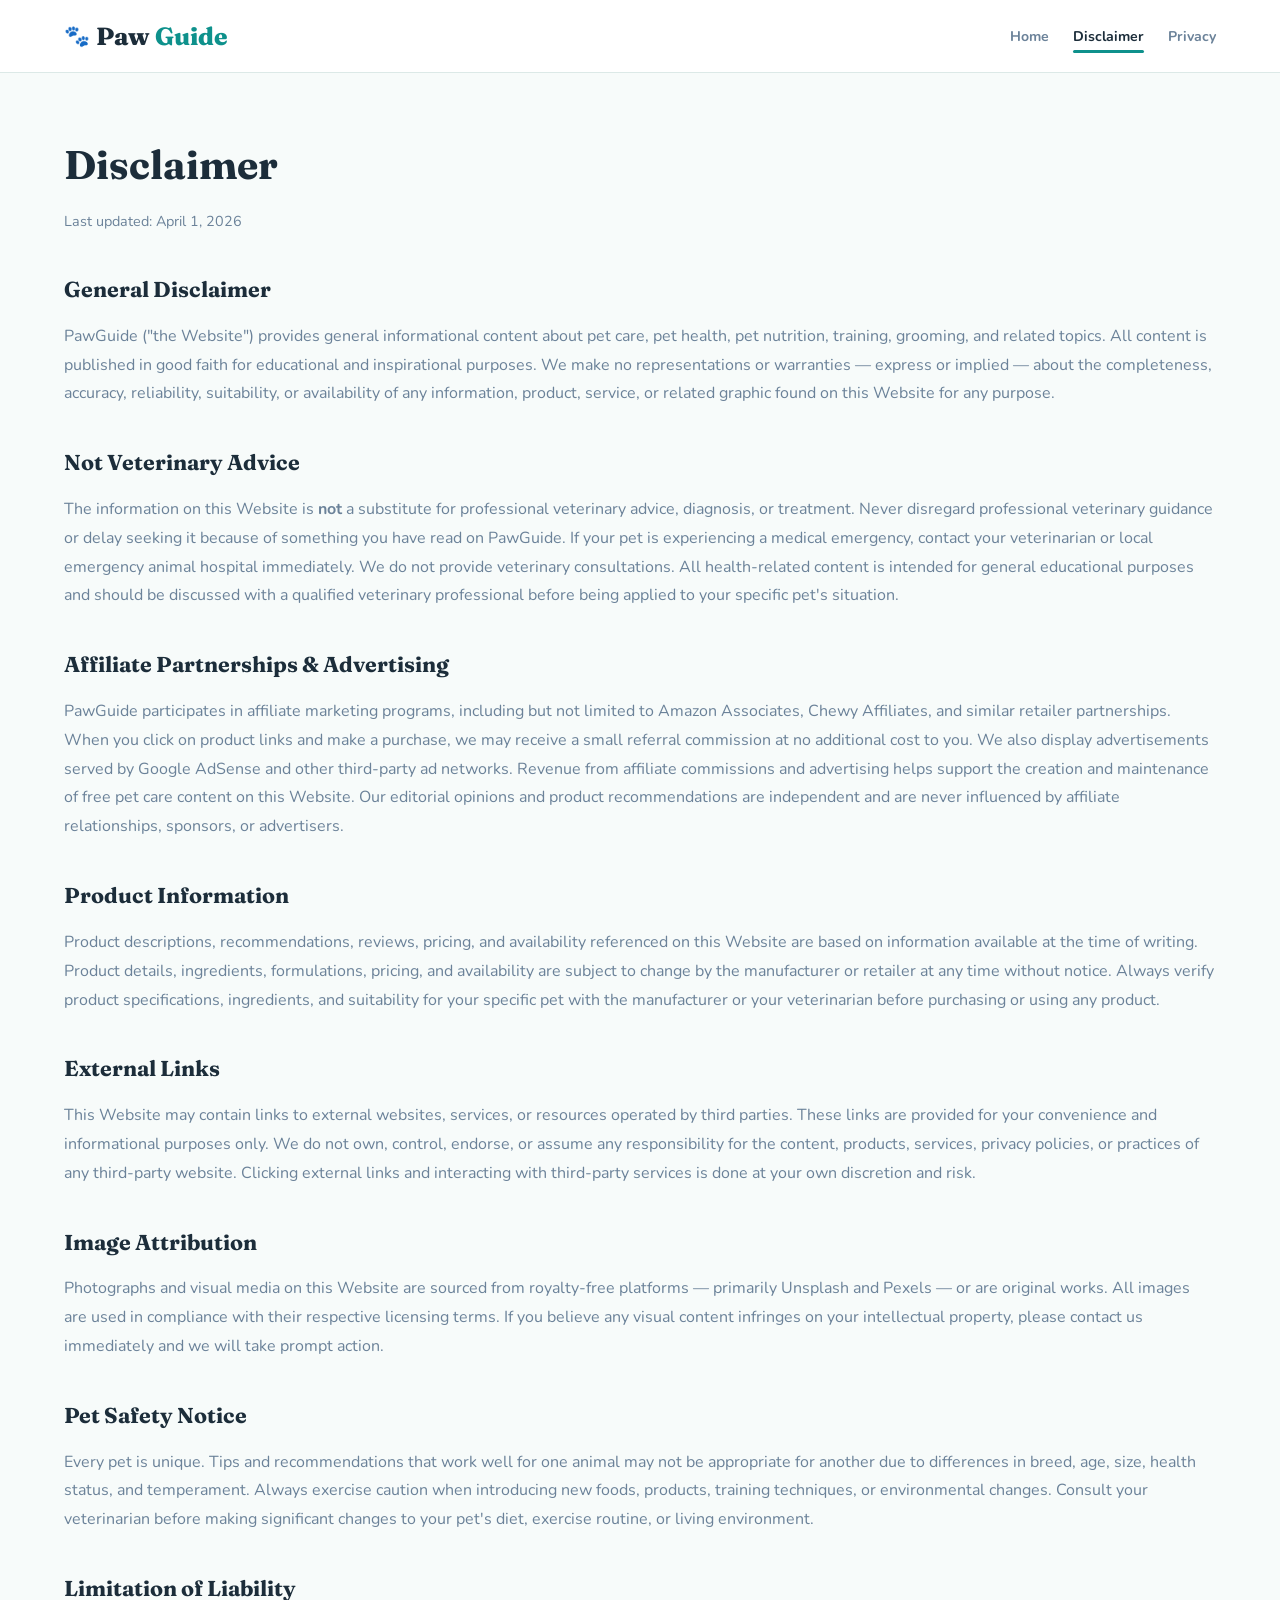
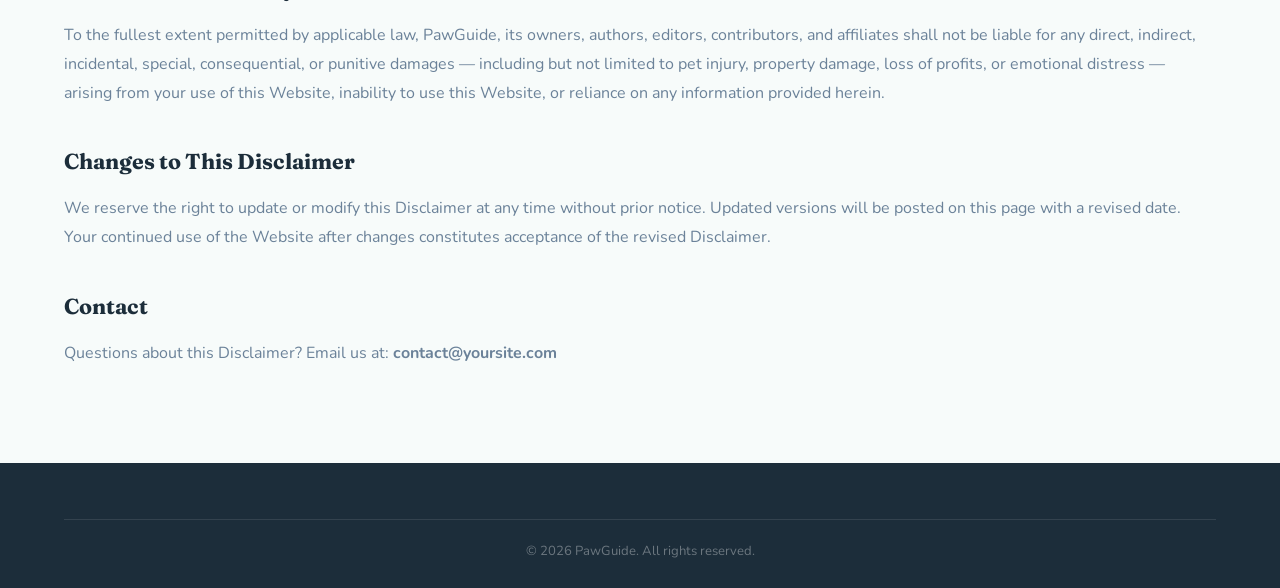
<file: disclaimer.html>
<!DOCTYPE html>
<html lang="en">
<head>
    <meta charset="UTF-8">
    <meta name="viewport" content="width=device-width, initial-scale=1.0">
    <meta name="description" content="Disclaimer for PawGuide — Pet Care Tips. Information about content accuracy, veterinary advice, affiliate partnerships, and liability.">
    <meta name="robots" content="noindex, follow">
    <title>Disclaimer — PawGuide Pet Care Tips</title>
    <link rel="preconnect" href="https://fonts.googleapis.com">
    <link rel="preconnect" href="https://fonts.gstatic.com" crossorigin>
    <link href="https://fonts.googleapis.com/css2?family=Nunito:wght@400;500;600;700;800;900&family=Fraunces:wght@600;700;800&display=swap" rel="stylesheet">
    <link rel="stylesheet" href="style.css">
</head>
<body>

    <header class="header" id="header">
        <div class="container header-row">
            <a href="index.html" class="logo"><span class="logo-paw">🐾</span> Paw<span class="logo-accent">Guide</span></a>
            <nav aria-label="Main Navigation">
                <ul class="main-nav" id="mainNav">
                    <li><a href="index.html">Home</a></li>
                    <li><a href="disclaimer.html" class="active">Disclaimer</a></li>
                    <li><a href="privacy-policy.html">Privacy</a></li>
                </ul>
            </nav>
            <button class="burger" id="burger" aria-label="Toggle menu"><span></span><span></span><span></span></button>
        </div>
    </header>

    <main class="legal-pg">
        <div class="container">
            <h1>Disclaimer</h1>
            <p class="meta">Last updated: April 1, 2026</p>

            <h2>General Disclaimer</h2>
            <p>PawGuide ("the Website") provides general informational content about pet care, pet health, pet nutrition, training, grooming, and related topics. All content is published in good faith for educational and inspirational purposes. We make no representations or warranties — express or implied — about the completeness, accuracy, reliability, suitability, or availability of any information, product, service, or related graphic found on this Website for any purpose.</p>

            <h2>Not Veterinary Advice</h2>
            <p>The information on this Website is <strong>not</strong> a substitute for professional veterinary advice, diagnosis, or treatment. Never disregard professional veterinary guidance or delay seeking it because of something you have read on PawGuide. If your pet is experiencing a medical emergency, contact your veterinarian or local emergency animal hospital immediately. We do not provide veterinary consultations. All health-related content is intended for general educational purposes and should be discussed with a qualified veterinary professional before being applied to your specific pet's situation.</p>

            <h2>Affiliate Partnerships & Advertising</h2>
            <p>PawGuide participates in affiliate marketing programs, including but not limited to Amazon Associates, Chewy Affiliates, and similar retailer partnerships. When you click on product links and make a purchase, we may receive a small referral commission at no additional cost to you. We also display advertisements served by Google AdSense and other third-party ad networks. Revenue from affiliate commissions and advertising helps support the creation and maintenance of free pet care content on this Website. Our editorial opinions and product recommendations are independent and are never influenced by affiliate relationships, sponsors, or advertisers.</p>

            <h2>Product Information</h2>
            <p>Product descriptions, recommendations, reviews, pricing, and availability referenced on this Website are based on information available at the time of writing. Product details, ingredients, formulations, pricing, and availability are subject to change by the manufacturer or retailer at any time without notice. Always verify product specifications, ingredients, and suitability for your specific pet with the manufacturer or your veterinarian before purchasing or using any product.</p>

            <h2>External Links</h2>
            <p>This Website may contain links to external websites, services, or resources operated by third parties. These links are provided for your convenience and informational purposes only. We do not own, control, endorse, or assume any responsibility for the content, products, services, privacy policies, or practices of any third-party website. Clicking external links and interacting with third-party services is done at your own discretion and risk.</p>

            <h2>Image Attribution</h2>
            <p>Photographs and visual media on this Website are sourced from royalty-free platforms — primarily Unsplash and Pexels — or are original works. All images are used in compliance with their respective licensing terms. If you believe any visual content infringes on your intellectual property, please contact us immediately and we will take prompt action.</p>

            <h2>Pet Safety Notice</h2>
            <p>Every pet is unique. Tips and recommendations that work well for one animal may not be appropriate for another due to differences in breed, age, size, health status, and temperament. Always exercise caution when introducing new foods, products, training techniques, or environmental changes. Consult your veterinarian before making significant changes to your pet's diet, exercise routine, or living environment.</p>

            <h2>Limitation of Liability</h2>
            <p>To the fullest extent permitted by applicable law, PawGuide, its owners, authors, editors, contributors, and affiliates shall not be liable for any direct, indirect, incidental, special, consequential, or punitive damages — including but not limited to pet injury, property damage, loss of profits, or emotional distress — arising from your use of this Website, inability to use this Website, or reliance on any information provided herein.</p>

            <h2>Changes to This Disclaimer</h2>
            <p>We reserve the right to update or modify this Disclaimer at any time without prior notice. Updated versions will be posted on this page with a revised date. Your continued use of the Website after changes constitutes acceptance of the revised Disclaimer.</p>

            <h2>Contact</h2>
            <p>Questions about this Disclaimer? Email us at: <strong>contact@yoursite.com</strong></p>
        </div>
    </main>

    <footer class="footer">
        <div class="container"><div class="ft-bottom"><p>&copy; 2026 PawGuide. All rights reserved.</p></div></div>
    </footer>
    <script src="script.js"></script>
</body>
</html>
</file>
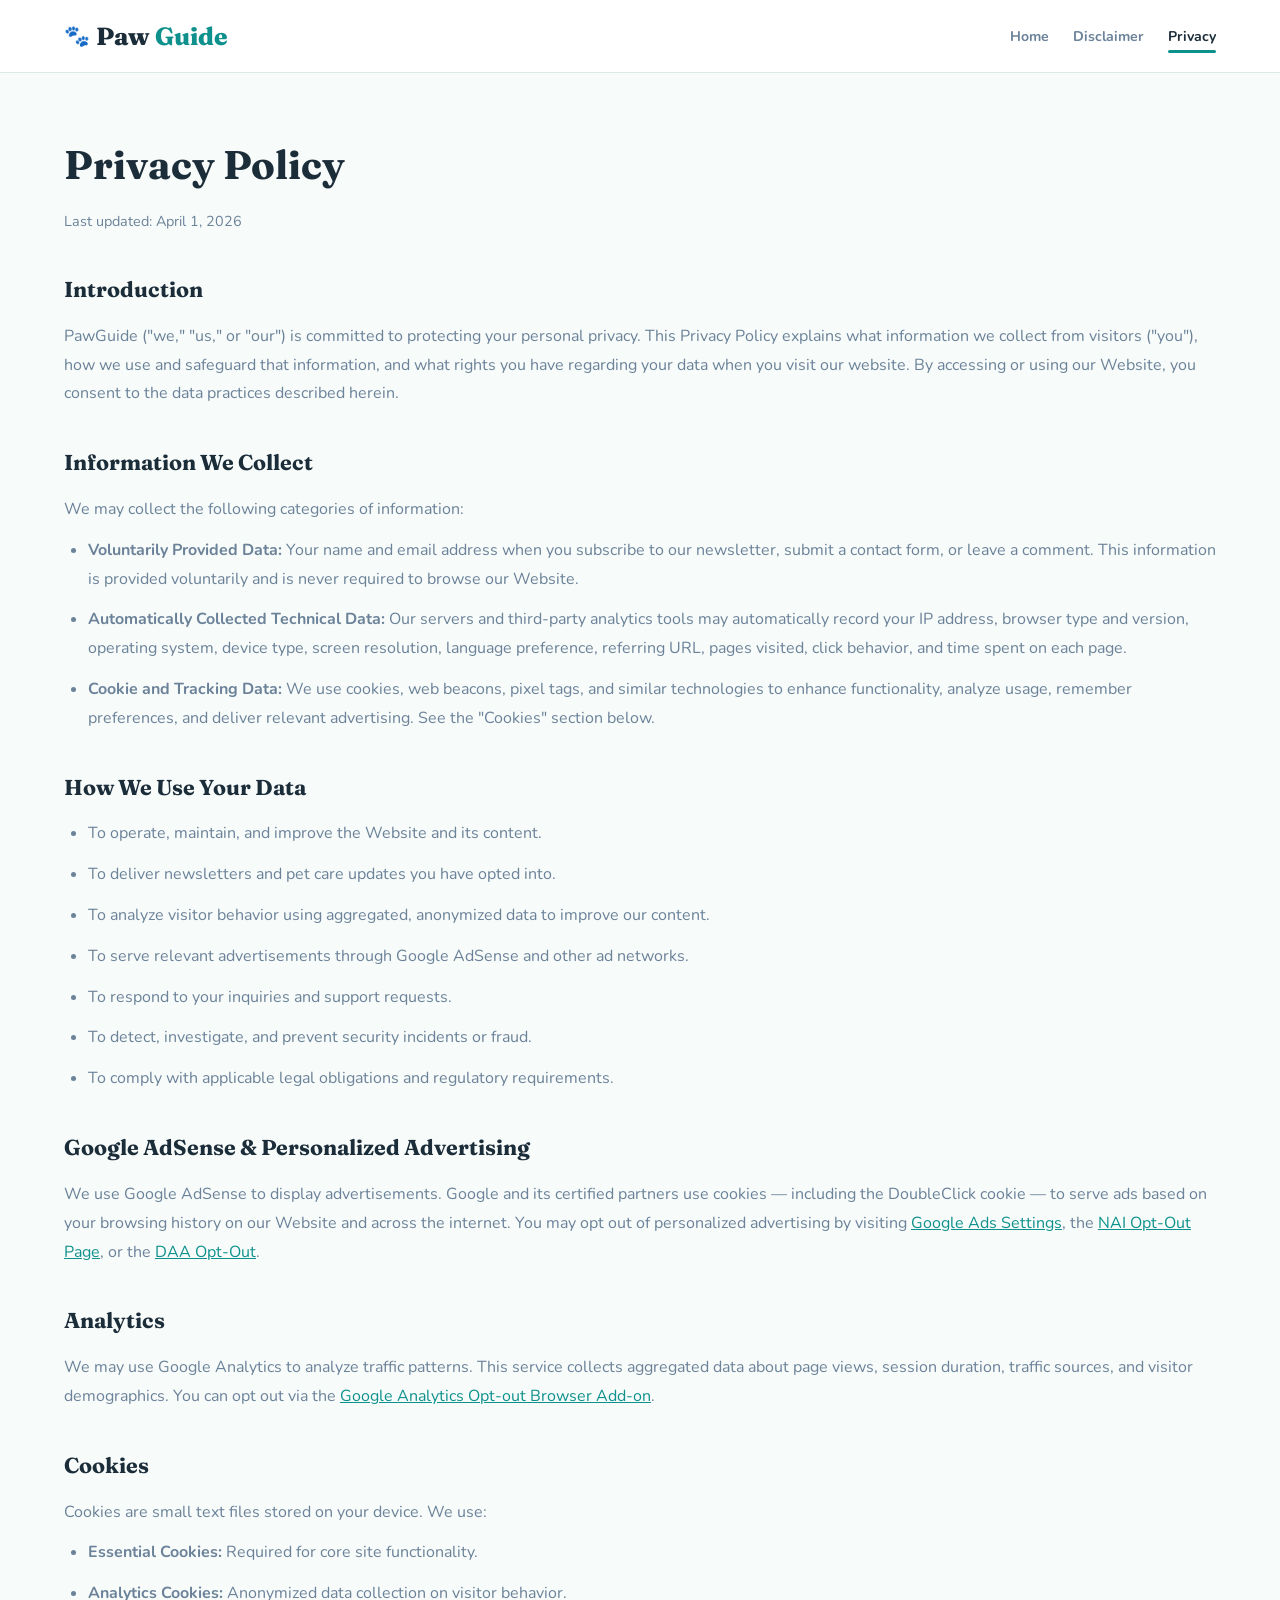
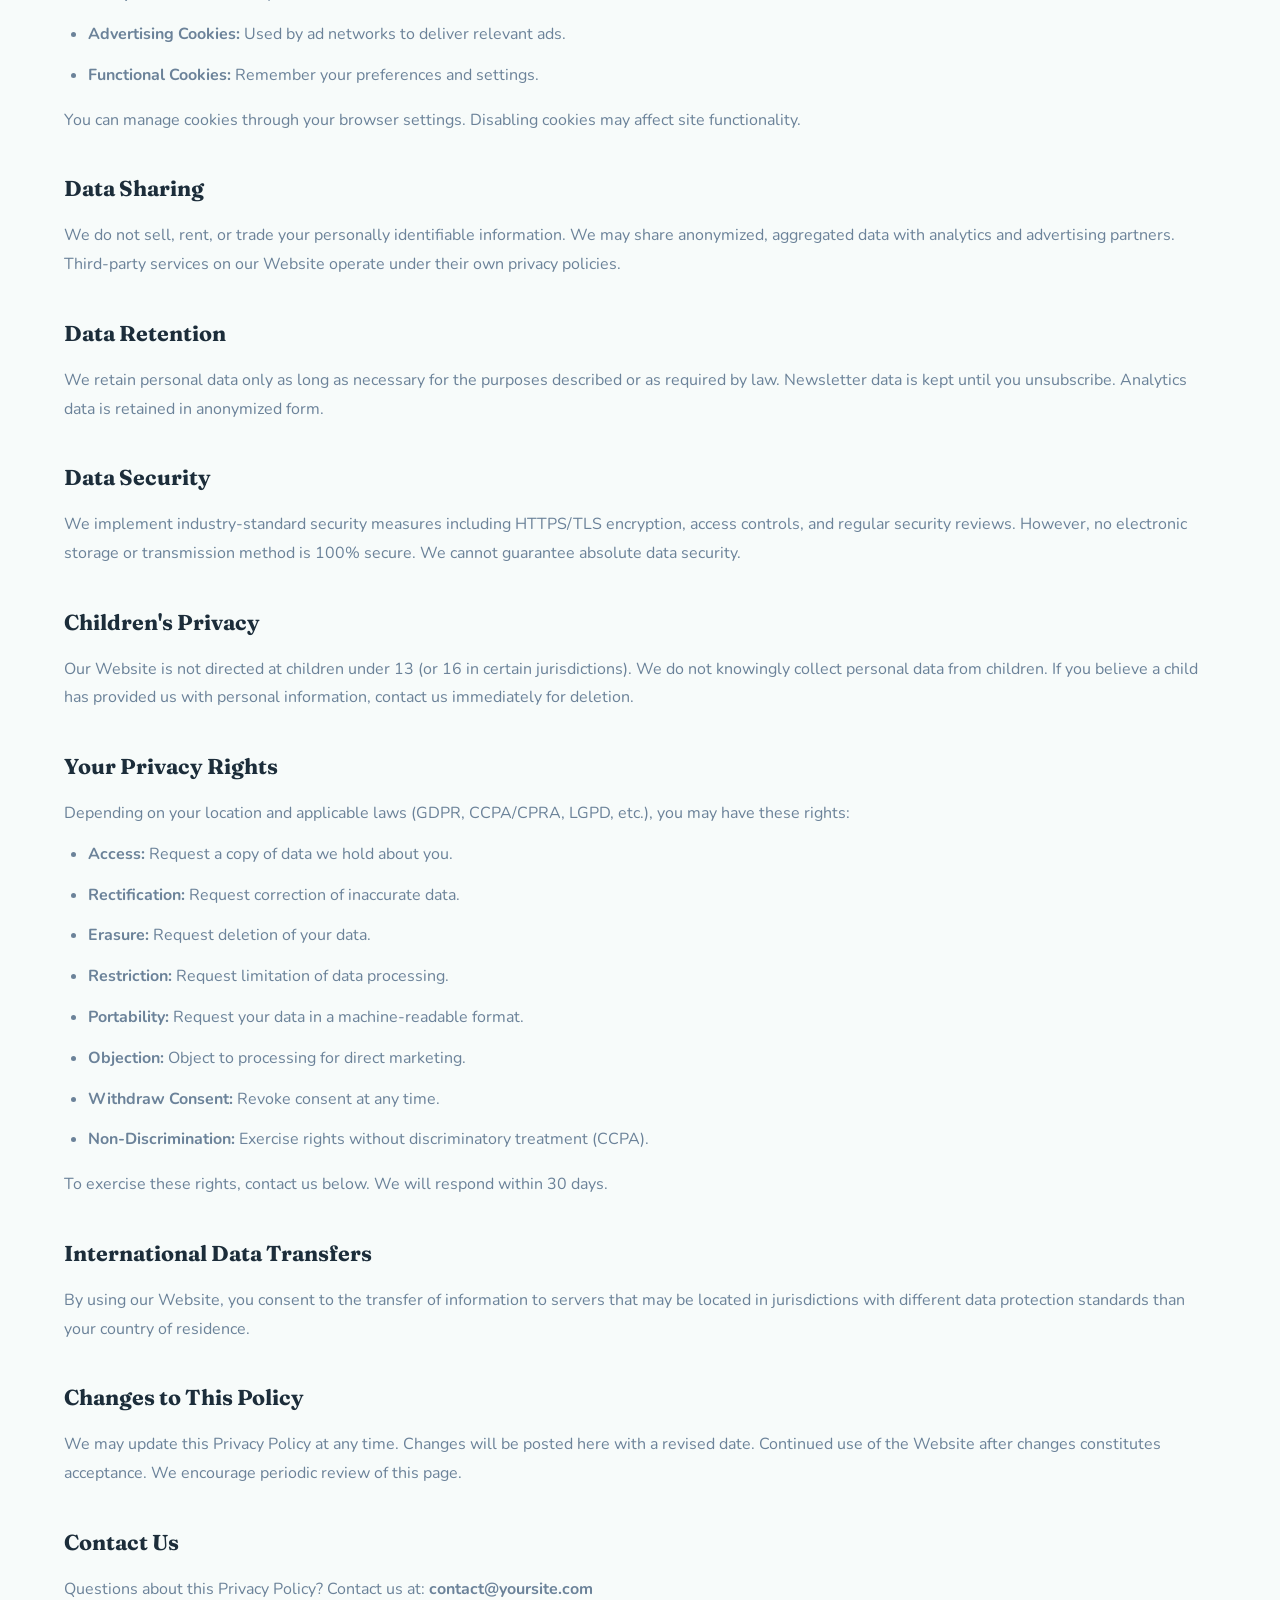
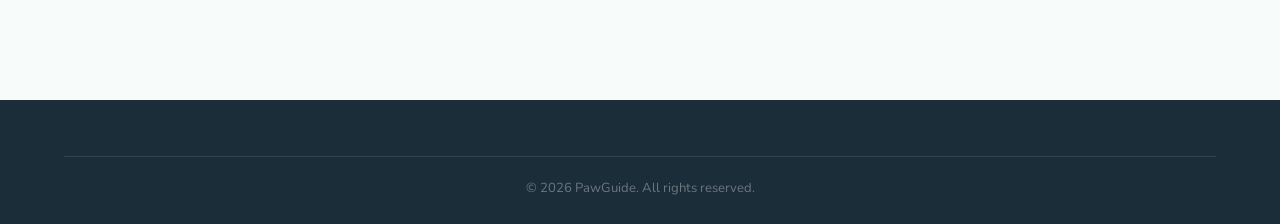
<file: privacy-policy.html>
<!DOCTYPE html>
<html lang="en">
<head>
    <meta charset="UTF-8">
    <meta name="viewport" content="width=device-width, initial-scale=1.0">
    <meta name="description" content="Privacy Policy for PawGuide — Pet Care Tips. Learn about data collection, cookies, advertising, analytics, your rights, and data protection.">
    <meta name="robots" content="noindex, follow">
    <title>Privacy Policy — PawGuide Pet Care Tips</title>
    <link rel="preconnect" href="https://fonts.googleapis.com">
    <link rel="preconnect" href="https://fonts.gstatic.com" crossorigin>
    <link href="https://fonts.googleapis.com/css2?family=Nunito:wght@400;500;600;700;800;900&family=Fraunces:wght@600;700;800&display=swap" rel="stylesheet">
    <link rel="stylesheet" href="style.css">
</head>
<body>

    <header class="header" id="header">
        <div class="container header-row">
            <a href="index.html" class="logo"><span class="logo-paw">🐾</span> Paw<span class="logo-accent">Guide</span></a>
            <nav aria-label="Main Navigation">
                <ul class="main-nav" id="mainNav">
                    <li><a href="index.html">Home</a></li>
                    <li><a href="disclaimer.html">Disclaimer</a></li>
                    <li><a href="privacy-policy.html" class="active">Privacy</a></li>
                </ul>
            </nav>
            <button class="burger" id="burger" aria-label="Toggle menu"><span></span><span></span><span></span></button>
        </div>
    </header>

    <main class="legal-pg">
        <div class="container">
            <h1>Privacy Policy</h1>
            <p class="meta">Last updated: April 1, 2026</p>

            <h2>Introduction</h2>
            <p>PawGuide ("we," "us," or "our") is committed to protecting your personal privacy. This Privacy Policy explains what information we collect from visitors ("you"), how we use and safeguard that information, and what rights you have regarding your data when you visit our website. By accessing or using our Website, you consent to the data practices described herein.</p>

            <h2>Information We Collect</h2>
            <p>We may collect the following categories of information:</p>
            <ul>
                <li><strong>Voluntarily Provided Data:</strong> Your name and email address when you subscribe to our newsletter, submit a contact form, or leave a comment. This information is provided voluntarily and is never required to browse our Website.</li>
                <li><strong>Automatically Collected Technical Data:</strong> Our servers and third-party analytics tools may automatically record your IP address, browser type and version, operating system, device type, screen resolution, language preference, referring URL, pages visited, click behavior, and time spent on each page.</li>
                <li><strong>Cookie and Tracking Data:</strong> We use cookies, web beacons, pixel tags, and similar technologies to enhance functionality, analyze usage, remember preferences, and deliver relevant advertising. See the "Cookies" section below.</li>
            </ul>

            <h2>How We Use Your Data</h2>
            <ul>
                <li>To operate, maintain, and improve the Website and its content.</li>
                <li>To deliver newsletters and pet care updates you have opted into.</li>
                <li>To analyze visitor behavior using aggregated, anonymized data to improve our content.</li>
                <li>To serve relevant advertisements through Google AdSense and other ad networks.</li>
                <li>To respond to your inquiries and support requests.</li>
                <li>To detect, investigate, and prevent security incidents or fraud.</li>
                <li>To comply with applicable legal obligations and regulatory requirements.</li>
            </ul>

            <h2>Google AdSense & Personalized Advertising</h2>
            <p>We use Google AdSense to display advertisements. Google and its certified partners use cookies — including the DoubleClick cookie — to serve ads based on your browsing history on our Website and across the internet. You may opt out of personalized advertising by visiting <a href="https://www.google.com/settings/ads" target="_blank" rel="noopener noreferrer">Google Ads Settings</a>, the <a href="https://optout.networkadvertising.org/" target="_blank" rel="noopener noreferrer">NAI Opt-Out Page</a>, or the <a href="https://optout.aboutads.info/" target="_blank" rel="noopener noreferrer">DAA Opt-Out</a>.</p>

            <h2>Analytics</h2>
            <p>We may use Google Analytics to analyze traffic patterns. This service collects aggregated data about page views, session duration, traffic sources, and visitor demographics. You can opt out via the <a href="https://tools.google.com/dlpage/gaoptout" target="_blank" rel="noopener noreferrer">Google Analytics Opt-out Browser Add-on</a>.</p>

            <h2>Cookies</h2>
            <p>Cookies are small text files stored on your device. We use:</p>
            <ul>
                <li><strong>Essential Cookies:</strong> Required for core site functionality.</li>
                <li><strong>Analytics Cookies:</strong> Anonymized data collection on visitor behavior.</li>
                <li><strong>Advertising Cookies:</strong> Used by ad networks to deliver relevant ads.</li>
                <li><strong>Functional Cookies:</strong> Remember your preferences and settings.</li>
            </ul>
            <p>You can manage cookies through your browser settings. Disabling cookies may affect site functionality.</p>

            <h2>Data Sharing</h2>
            <p>We do not sell, rent, or trade your personally identifiable information. We may share anonymized, aggregated data with analytics and advertising partners. Third-party services on our Website operate under their own privacy policies.</p>

            <h2>Data Retention</h2>
            <p>We retain personal data only as long as necessary for the purposes described or as required by law. Newsletter data is kept until you unsubscribe. Analytics data is retained in anonymized form.</p>

            <h2>Data Security</h2>
            <p>We implement industry-standard security measures including HTTPS/TLS encryption, access controls, and regular security reviews. However, no electronic storage or transmission method is 100% secure. We cannot guarantee absolute data security.</p>

            <h2>Children's Privacy</h2>
            <p>Our Website is not directed at children under 13 (or 16 in certain jurisdictions). We do not knowingly collect personal data from children. If you believe a child has provided us with personal information, contact us immediately for deletion.</p>

            <h2>Your Privacy Rights</h2>
            <p>Depending on your location and applicable laws (GDPR, CCPA/CPRA, LGPD, etc.), you may have these rights:</p>
            <ul>
                <li><strong>Access:</strong> Request a copy of data we hold about you.</li>
                <li><strong>Rectification:</strong> Request correction of inaccurate data.</li>
                <li><strong>Erasure:</strong> Request deletion of your data.</li>
                <li><strong>Restriction:</strong> Request limitation of data processing.</li>
                <li><strong>Portability:</strong> Request your data in a machine-readable format.</li>
                <li><strong>Objection:</strong> Object to processing for direct marketing.</li>
                <li><strong>Withdraw Consent:</strong> Revoke consent at any time.</li>
                <li><strong>Non-Discrimination:</strong> Exercise rights without discriminatory treatment (CCPA).</li>
            </ul>
            <p>To exercise these rights, contact us below. We will respond within 30 days.</p>

            <h2>International Data Transfers</h2>
            <p>By using our Website, you consent to the transfer of information to servers that may be located in jurisdictions with different data protection standards than your country of residence.</p>

            <h2>Changes to This Policy</h2>
            <p>We may update this Privacy Policy at any time. Changes will be posted here with a revised date. Continued use of the Website after changes constitutes acceptance. We encourage periodic review of this page.</p>

            <h2>Contact Us</h2>
            <p>Questions about this Privacy Policy? Contact us at: <strong>contact@yoursite.com</strong></p>
        </div>
    </main>

    <footer class="footer">
        <div class="container"><div class="ft-bottom"><p>&copy; 2026 PawGuide. All rights reserved.</p></div></div>
    </footer>
    <script src="script.js"></script>
</body>
</html>
</file>
<file: style.css>
/* ===== RESET ===== */
*,*::before,*::after{margin:0;padding:0;box-sizing:border-box}

:root{
    --teal:#0e918c;
    --teal-dark:#076461;
    --teal-light:#b2e4e1;
    --amber:#f5a623;
    --amber-light:#fef4e0;
    --coral:#e8625c;
    --bg:#f7fbfa;
    --bg-alt:#eef6f5;
    --surface:#ffffff;
    --navy:#1c2d3a;
    --text:#2c3e50;
    --muted:#6b8299;
    --border:#dce9e7;
    --hd:'Fraunces',Georgia,serif;
    --bd:'Nunito','Segoe UI',sans-serif;
    --r:18px;
    --r-sm:12px;
    --sh:0 5px 26px rgba(14,145,140,.08);
    --sh-lg:0 14px 44px rgba(14,145,140,.13);
    --t:.3s ease
}

html{scroll-behavior:smooth}
body{font-family:var(--bd);background:var(--bg);color:var(--text);line-height:1.8;-webkit-font-smoothing:antialiased}
.container{max-width:1200px;margin:0 auto;padding:0 24px}
a{color:var(--teal);text-decoration:none;transition:color var(--t)}
a:hover{color:var(--teal-dark)}
img{max-width:100%;height:auto;display:block}
.sr-only{position:absolute;width:1px;height:1px;padding:0;margin:-1px;overflow:hidden;clip:rect(0,0,0,0);border:0}

/* ===== BADGES ===== */
.badge{
    display:inline-block;padding:6px 18px;border-radius:50px;
    font-size:.78rem;font-weight:800;letter-spacing:.8px;
    background:var(--teal-light);color:var(--teal-dark);
    text-transform:uppercase;margin-bottom:14px;
}
.badge-yellow{background:var(--amber-light);color:#b07a10}
.badge-white{background:rgba(255,255,255,.2);color:#fff}

/* ===== BUTTONS ===== */
.btn{
    display:inline-block;padding:15px 34px;border-radius:50px;
    font-weight:700;font-size:.94rem;font-family:var(--bd);
    cursor:pointer;border:2px solid transparent;transition:all var(--t);
}
.btn-primary{background:var(--teal);color:#fff;border-color:var(--teal)}
.btn-primary:hover{background:var(--teal-dark);border-color:var(--teal-dark);color:#fff;transform:translateY(-2px);box-shadow:var(--sh)}
.btn-outline-light{background:transparent;color:var(--navy);border-color:var(--border)}
.btn-outline-light:hover{border-color:var(--teal);color:var(--teal)}

/* ===== ANNOUNCEMENT ===== */
.announce{background:var(--navy);color:#fff;text-align:center;padding:10px 0;font-size:.84rem;font-weight:600}
.announce a{color:var(--amber);text-decoration:underline}

/* ===== HEADER ===== */
.header{background:var(--surface);border-bottom:1px solid var(--border);position:sticky;top:0;z-index:1000}
.header-row{display:flex;justify-content:space-between;align-items:center;height:72px}

.logo{display:flex;align-items:center;gap:6px;font-family:var(--hd);font-size:1.55rem;font-weight:800;color:var(--navy)}
.logo-accent{color:var(--teal)}
.logo-accent-light{color:var(--teal-light)}
.logo-paw{font-size:1.3rem}
.logo-light{color:#fff}

.main-nav{display:flex;list-style:none;gap:24px;align-items:center}
.main-nav a{font-size:.88rem;font-weight:700;color:var(--muted);padding:4px 0;position:relative}
.main-nav a::after{content:'';position:absolute;bottom:-3px;left:0;width:0;height:2.5px;border-radius:2px;background:var(--teal);transition:width var(--t)}
.main-nav a:hover::after,.main-nav a.active::after{width:100%}
.main-nav a:hover,.main-nav a.active{color:var(--navy)}
.nav-sep{width:1px;height:18px;background:var(--border)}

.burger{display:none;flex-direction:column;gap:5px;background:none;border:none;cursor:pointer;padding:6px}
.burger span{display:block;width:26px;height:3px;background:var(--navy);border-radius:4px;transition:var(--t)}
.burger.open span:nth-child(1){transform:rotate(45deg) translate(5px,6px)}
.burger.open span:nth-child(2){opacity:0}
.burger.open span:nth-child(3){transform:rotate(-45deg) translate(5px,-6px)}

/* ===== HERO ===== */
.hero{padding:60px 0 40px;overflow:hidden}
.hero-split{display:grid;grid-template-columns:1fr 1.1fr;gap:48px;align-items:center}

.hero-text h1{font-family:var(--hd);font-size:3rem;line-height:1.15;color:var(--navy);margin-bottom:18px}
.hero-desc{color:var(--muted);font-size:1.08rem;margin-bottom:30px;max-width:500px}
.hero-btns{display:flex;gap:14px;flex-wrap:wrap;margin-bottom:32px}

.hero-trust{display:flex;align-items:center;gap:10px}
.trust-avatar{width:44px;height:44px;border-radius:50%;border:3px solid var(--surface);object-fit:cover;margin-right:-12px;box-shadow:var(--sh)}
.trust-avatar:last-of-type{margin-right:8px}
.hero-trust span{font-size:.85rem;color:var(--muted);font-weight:600}

.hero-visual{position:relative}
.hero-img{border-radius:var(--r);box-shadow:var(--sh-lg);width:100%;height:440px;object-fit:cover}

.hero-badge-float{
    position:absolute;bottom:28px;left:-24px;
    background:var(--surface);border-radius:var(--r-sm);
    padding:14px 22px;box-shadow:var(--sh-lg);
    display:flex;flex-direction:column;align-items:center;
    animation:bobble 3.5s ease-in-out infinite;
}
.hero-badge-float strong{font-size:1.1rem;color:var(--coral)}
.hero-badge-float small{font-size:.75rem;color:var(--muted)}

@keyframes bobble{0%,100%{transform:translateY(0)}50%{transform:translateY(-10px)}}

/* ===== SECTIONS ===== */
.sec{padding:84px 0}
.sec-alt{background:var(--bg-alt)}

.sec-top{text-align:center;margin-bottom:56px;max-width:700px;margin-left:auto;margin-right:auto}
.sec-top.centered{text-align:center}
.sec-top h2{font-family:var(--hd);font-size:2.3rem;color:var(--navy);line-height:1.2;margin-bottom:14px}
.sec-desc{color:var(--muted);font-size:1rem}

/* ===== POST CARDS ===== */
.post{
    display:grid;grid-template-columns:1.1fr 1fr;
    background:var(--surface);border-radius:var(--r);
    box-shadow:var(--sh);overflow:hidden;margin-bottom:44px;
    transition:transform var(--t),box-shadow var(--t);
}
.post:hover{transform:translateY(-6px);box-shadow:var(--sh-lg)}

.post-reverse{direction:rtl}
.post-reverse>*{direction:ltr}

.post-img-wrap{position:relative;overflow:hidden}
.post-img-wrap img{width:100%;height:100%;object-fit:cover;border-radius:0;transition:transform .6s ease}
.post:hover .post-img-wrap img{transform:scale(1.05)}

.post-label{
    position:absolute;top:18px;left:18px;
    background:var(--surface);color:var(--teal-dark);
    padding:6px 16px;border-radius:50px;
    font-size:.76rem;font-weight:800;text-transform:uppercase;
    letter-spacing:.6px;box-shadow:var(--sh);
}
.post-reverse .post-label{left:auto;right:18px}

.post-content{padding:40px 44px;display:flex;flex-direction:column;justify-content:center}

.post-num{
    font-family:var(--hd);font-size:3.6rem;font-weight:800;
    color:var(--teal-light);line-height:1;margin-bottom:6px;
}

.post-content h3{font-family:var(--hd);font-size:1.38rem;color:var(--navy);margin-bottom:16px;line-height:1.3}
.post-content p{color:var(--muted);font-size:.96rem}

/* ===== PET TYPE CARDS ===== */
.pet-grid{display:grid;grid-template-columns:repeat(auto-fit,minmax(270px,1fr));gap:22px}

.pet-card{
    display:block;background:var(--surface);border:2px solid var(--border);
    border-radius:var(--r);padding:36px 28px;text-align:center;
    transition:all var(--t);
}
.pet-card:hover{border-color:var(--teal);transform:translateY(-5px);box-shadow:var(--sh);background:var(--teal);color:#fff}
.pet-card:hover h3{color:#fff}
.pet-card:hover p{color:rgba(255,255,255,.85)}

.pet-icon{font-size:3rem;margin-bottom:14px;display:block}
.pet-card h3{font-family:var(--hd);font-size:1.2rem;color:var(--navy);margin-bottom:8px;transition:color var(--t)}
.pet-card p{font-size:.9rem;color:var(--muted);line-height:1.65;transition:color var(--t)}

/* ===== CTA / SUBSCRIBE ===== */
.sec-cta{background:linear-gradient(135deg,var(--teal-dark) 0%,var(--teal) 100%);color:#fff;text-align:center}
.cta-inner{max-width:580px;margin:0 auto}
.cta-inner h2{font-family:var(--hd);font-size:2.1rem;color:#fff;margin-bottom:12px}
.cta-inner>p{opacity:.88;margin-bottom:28px}
.cta-inner small{display:block;margin-top:14px;opacity:.55;font-size:.82rem}

.cta-form{display:flex;gap:12px;justify-content:center;flex-wrap:wrap}
.cta-form input[type="email"]{
    flex:1;min-width:240px;padding:15px 22px;
    border:2px solid rgba(255,255,255,.25);border-radius:50px;
    background:rgba(255,255,255,.1);color:#fff;
    font-size:1rem;font-family:var(--bd);outline:none;transition:border var(--t);
}
.cta-form input::placeholder{color:rgba(255,255,255,.5)}
.cta-form input:focus{border-color:var(--amber)}

/* ===== AD SLOT ===== */
.ad-slot{margin:34px auto;text-align:center;min-height:90px}

/* ===== FOOTER ===== */
.footer{background:var(--navy);color:#fff;padding:56px 0 24px}
.ft-grid{display:grid;grid-template-columns:1.5fr repeat(3,1fr);gap:36px;margin-bottom:40px}
.ft-brand p{color:rgba(255,255,255,.55);font-size:.9rem;margin-top:12px}
.ft-col h4{font-size:.84rem;text-transform:uppercase;letter-spacing:1.2px;margin-bottom:16px;color:rgba(255,255,255,.75)}
.ft-col ul{list-style:none}
.ft-col li{margin-bottom:8px}
.ft-col a{color:rgba(255,255,255,.55);font-size:.88rem}
.ft-col a:hover{color:var(--teal-light)}
.ft-bottom{border-top:1px solid rgba(255,255,255,.1);padding-top:20px;text-align:center;font-size:.82rem;color:rgba(255,255,255,.35)}

/* ===== LEGAL PAGES ===== */
.legal-pg{padding:56px 0 84px}
.legal-pg h1{font-family:var(--hd);font-size:2.5rem;color:var(--navy);margin-bottom:8px}
.legal-pg .meta{color:var(--muted);margin-bottom:36px;font-size:.9rem}
.legal-pg h2{font-family:var(--hd);font-size:1.35rem;margin-top:36px;margin-bottom:12px;color:var(--navy);text-align:left}
.legal-pg p,.legal-pg li{color:var(--muted);font-size:1rem;margin-bottom:12px}
.legal-pg ul{padding-left:24px;margin-bottom:16px}
.legal-pg a{color:var(--teal);text-decoration:underline}

/* ===== RESPONSIVE ===== */
@media(max-width:1024px){
    .hero-split{grid-template-columns:1fr;text-align:center}
    .hero-desc{margin:0 auto 30px}
    .hero-btns,.hero-trust{justify-content:center}
    .hero-visual{max-width:600px;margin:0 auto}
    .hero-badge-float{left:auto;right:20px}
    .post,.post-reverse{grid-template-columns:1fr;direction:ltr}
    .post-reverse>*{direction:ltr}
    .post-reverse .post-label{left:18px;right:auto}
    .post-img-wrap img{height:300px}
}
@media(max-width:768px){
    .main-nav{
        display:none;flex-direction:column;
        position:absolute;top:72px;left:0;right:0;
        background:var(--surface);padding:28px;gap:16px;
        box-shadow:var(--sh-lg);border-bottom:1px solid var(--border)
    }
    .main-nav.open{display:flex}
    .nav-sep{display:none}
    .burger{display:flex}
    .hero-text h1{font-size:2.1rem}
    .hero-img{height:300px}
    .sec{padding:56px 0}
    .post-content{padding:26px}
    .post-num{font-size:2.4rem}
    .ft-grid{grid-template-columns:1fr 1fr;gap:28px}
}
@media(max-width:480px){
    .ft-grid{grid-template-columns:1fr}
    .hero-trust{flex-wrap:wrap}
}
</file>
